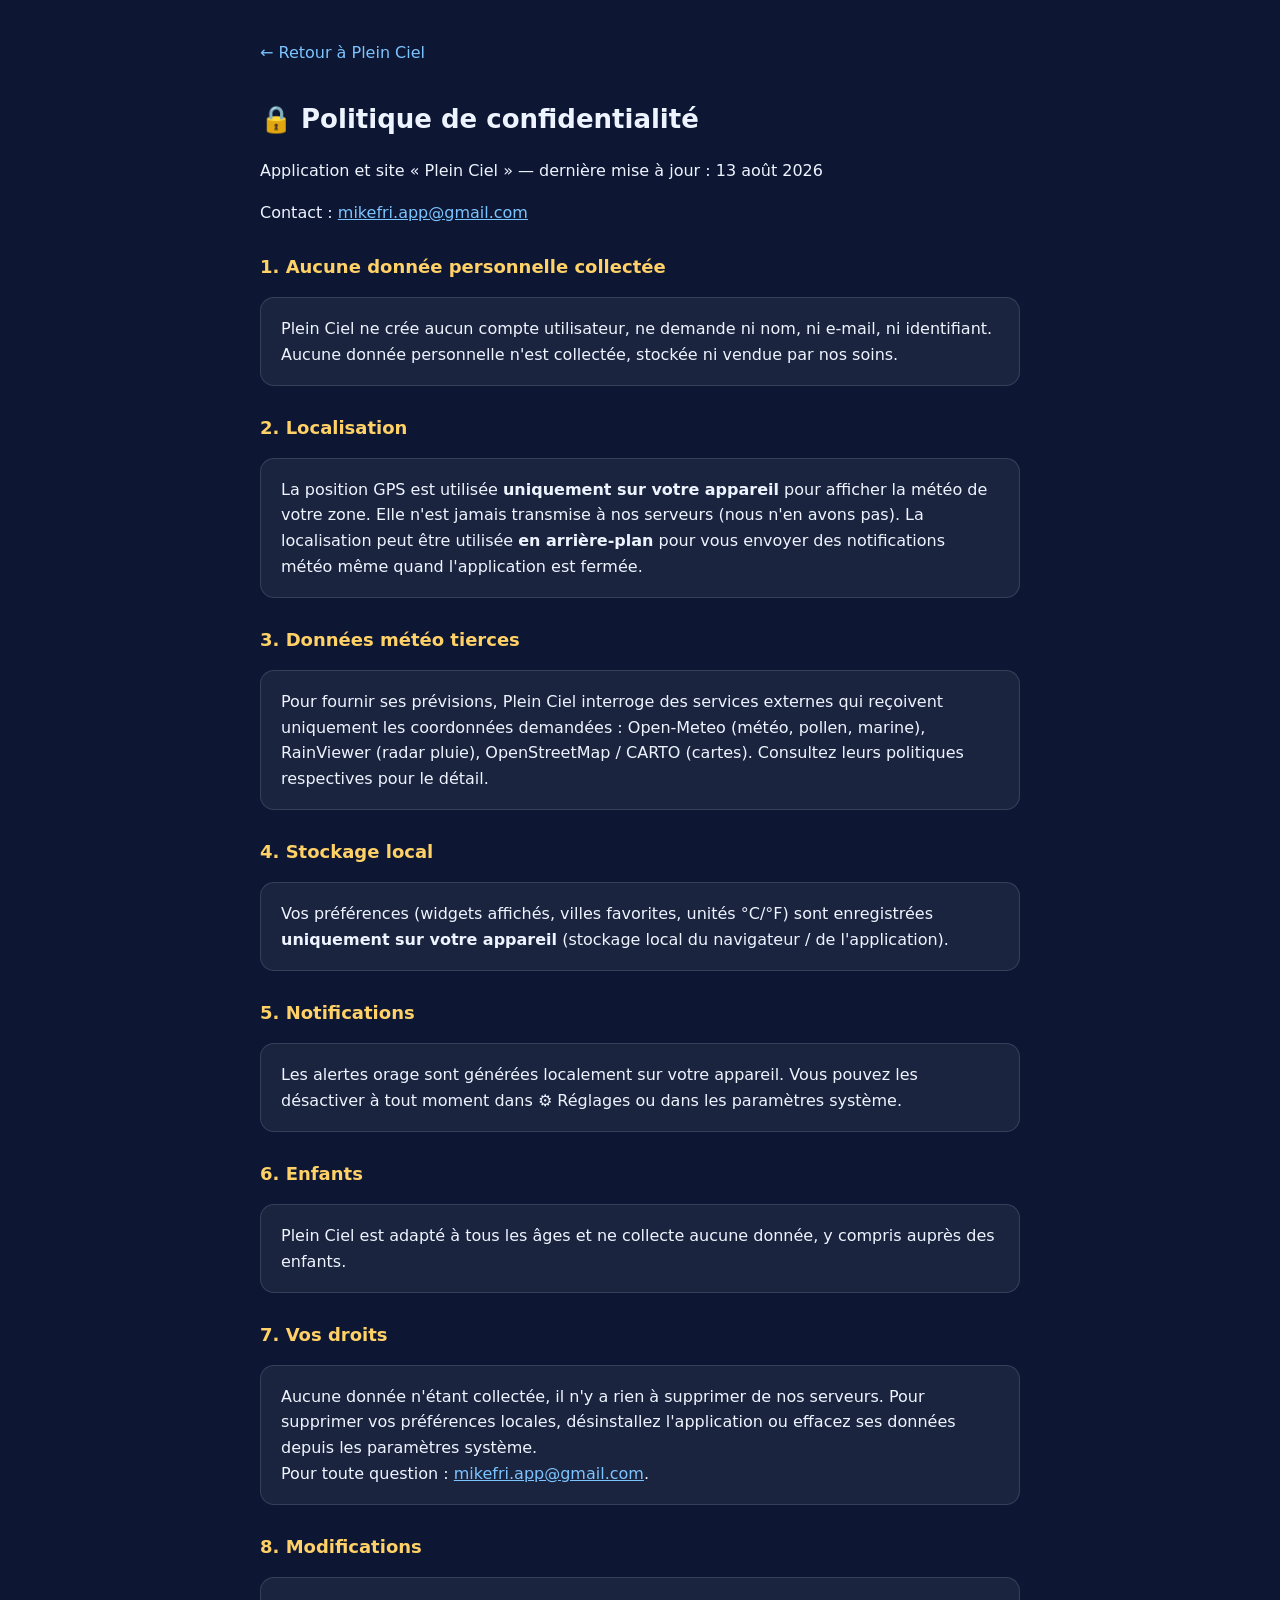
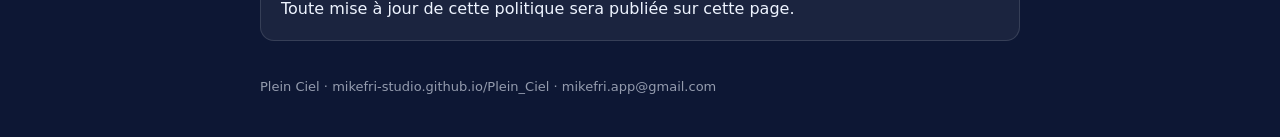
<file: confidentialite.html>
<!DOCTYPE html>
<html lang="fr">
<head>
<meta charset="UTF-8">
<meta name="viewport" content="width=device-width, initial-scale=1">
<title>Politique de confidentialité — Plein Ciel</title>
<style>
  body{margin:0;background:#0d1734;color:#eef4ff;font-family:system-ui,-apple-system,'Segoe UI',Roboto,sans-serif;line-height:1.6}
  .wrap{max-width:760px;margin:0 auto;padding:40px 20px}
  h1{font-size:26px} h2{font-size:18px;color:#ffd166;margin-top:28px}
  a{color:#7cc4ff}
  .card{background:rgba(255,255,255,.06);border:1px solid rgba(255,255,255,.12);border-radius:14px;padding:18px 20px;margin-top:12px}
  .back{display:inline-block;margin-bottom:16px;text-decoration:none}
  footer{opacity:.6;font-size:13px;margin-top:36px}
</style>
</head>
<body>
<div class="wrap">
<a class="back" href="./">← Retour à Plein Ciel</a>
<h1>🔒 Politique de confidentialité</h1>
<p>Application et site « Plein Ciel » — dernière mise à jour : 13 août 2026</p>
<p>Contact : <a href="mailto:mikefri.app@gmail.com">mikefri.app@gmail.com</a></p>

<h2>1. Aucune donnée personnelle collectée</h2>
<div class="card">Plein Ciel ne crée aucun compte utilisateur, ne demande ni nom, ni e-mail, ni identifiant. Aucune donnée personnelle n'est collectée, stockée ni vendue par nos soins.</div>

<h2>2. Localisation</h2>
<div class="card">La position GPS est utilisée <b>uniquement sur votre appareil</b> pour afficher la météo de votre zone. Elle n'est jamais transmise à nos serveurs (nous n'en avons pas). La localisation peut être utilisée <b>en arrière-plan</b> pour vous envoyer des notifications météo même quand l'application est fermée.</div>

<h2>3. Données météo tierces</h2>
<div class="card">Pour fournir ses prévisions, Plein Ciel interroge des services externes qui reçoivent uniquement les coordonnées demandées : Open-Meteo (météo, pollen, marine), RainViewer (radar pluie), OpenStreetMap / CARTO (cartes). Consultez leurs politiques respectives pour le détail.</div>

<h2>4. Stockage local</h2>
<div class="card">Vos préférences (widgets affichés, villes favorites, unités °C/°F) sont enregistrées <b>uniquement sur votre appareil</b> (stockage local du navigateur / de l'application).</div>

<h2>5. Notifications</h2>
<div class="card">Les alertes orage sont générées localement sur votre appareil. Vous pouvez les désactiver à tout moment dans ⚙️ Réglages ou dans les paramètres système.</div>

<h2>6. Enfants</h2>
<div class="card">Plein Ciel est adapté à tous les âges et ne collecte aucune donnée, y compris auprès des enfants.</div>

<h2>7. Vos droits</h2>
<div class="card">Aucune donnée n'étant collectée, il n'y a rien à supprimer de nos serveurs. Pour supprimer vos préférences locales, désinstallez l'application ou effacez ses données depuis les paramètres système.<br>Pour toute question : <a href="mailto:mikefri.app@gmail.com">mikefri.app@gmail.com</a>.</div>

<h2>8. Modifications</h2>
<div class="card">Toute mise à jour de cette politique sera publiée sur cette page.</div>

<footer>Plein Ciel · mikefri-studio.github.io/Plein_Ciel · mikefri.app@gmail.com</footer>
</div>
</body>
</html>
</file>
